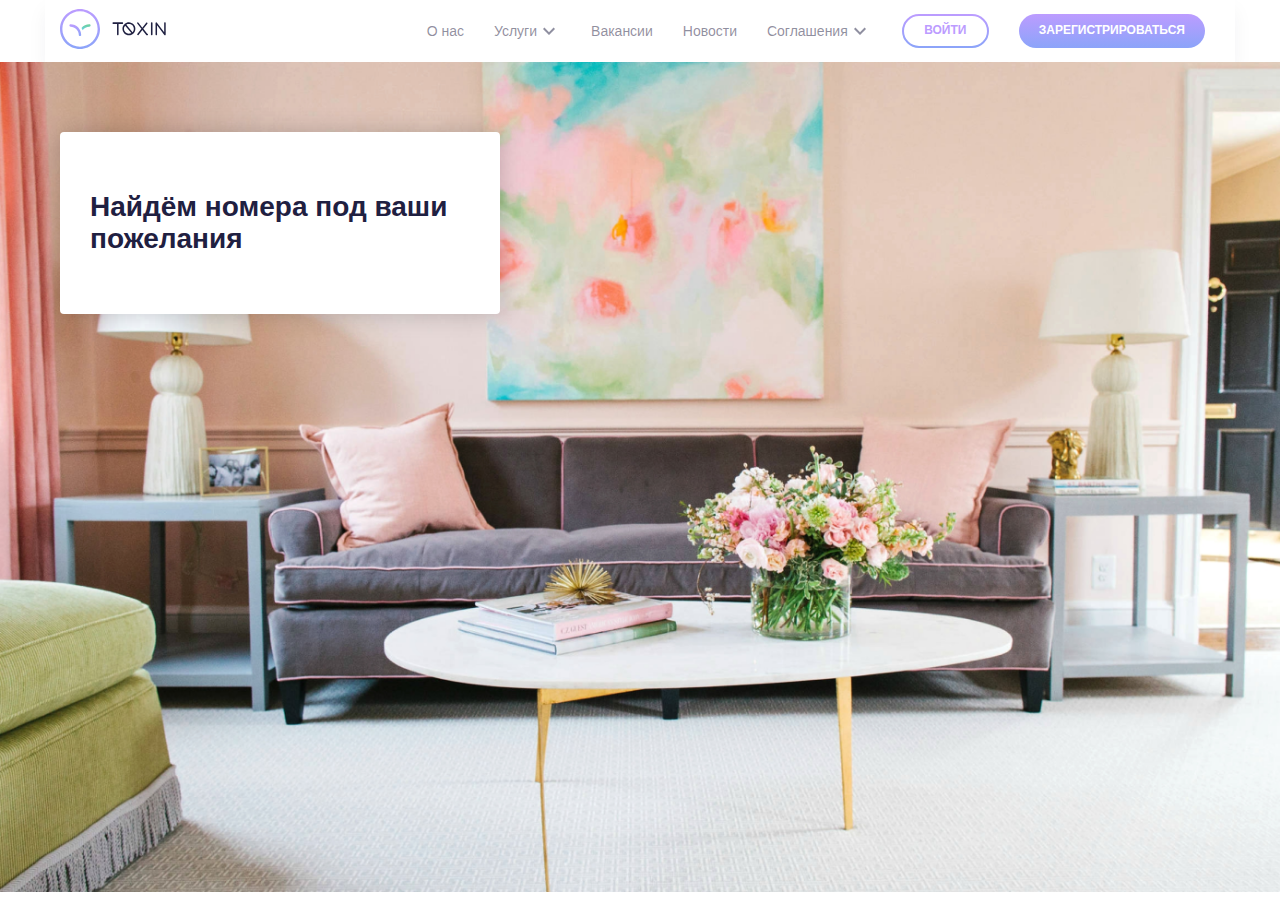
<file: MetaLamp/src/index.html>
<!DOCTYPE html>
<html lang="en">
  <head>
    <title></title>
    <style>
      /*! normalize.css v8.0.1 | MIT License | github.com/necolas/normalize.css */html{line-height:1.15;-webkit-text-size-adjust:100%}body{margin:0}main{display:block}h1{font-size:2em;margin:.67em 0}hr{box-sizing:content-box;height:0;overflow:visible}pre{font-family:monospace,monospace;font-size:1em}a{background-color:transparent}abbr[title]{border-bottom:none;text-decoration:underline;text-decoration:underline dotted}b,strong{font-weight:bolder}code,kbd,samp{font-family:monospace,monospace;font-size:1em}small{font-size:80%}sub,sup{font-size:75%;line-height:0;position:relative;vertical-align:baseline}sub{bottom:-.25em}sup{top:-.5em}img{border-style:none}button,input,optgroup,select,textarea{font-family:inherit;font-size:100%;line-height:1.15;margin:0}button,input{overflow:visible}button,select{text-transform:none}[type=button],[type=reset],[type=submit],button{-webkit-appearance:button}[type=button]::-moz-focus-inner,[type=reset]::-moz-focus-inner,[type=submit]::-moz-focus-inner,button::-moz-focus-inner{border-style:none;padding:0}[type=button]:-moz-focusring,[type=reset]:-moz-focusring,[type=submit]:-moz-focusring,button:-moz-focusring{outline:1px dotted ButtonText}fieldset{padding:.35em .75em .625em}legend{box-sizing:border-box;color:inherit;display:table;max-width:100%;padding:0;white-space:normal}progress{vertical-align:baseline}textarea{overflow:auto}[type=checkbox],[type=radio]{box-sizing:border-box;padding:0}[type=number]::-webkit-inner-spin-button,[type=number]::-webkit-outer-spin-button{height:auto}[type=search]{-webkit-appearance:textfield;outline-offset:-2px}[type=search]::-webkit-search-decoration{-webkit-appearance:none}::-webkit-file-upload-button{-webkit-appearance:button;font:inherit}details{display:block}summary{display:list-item}template{display:none}[hidden]{display:none}
/*# sourceMappingURL=normalize.min.css.map */@import url("https://fonts.googleapis.com/css2?family=Montserrat:wght@400;700&display=swap");
html {
  font-size: 10px;
}

body {
  background-color: #FFFFFF;
  font-size: 14px;
  font-family: 'Montserrat', sans-serif;
}

.header {
  display: -webkit-box;
  display: -ms-flexbox;
  display: flex;
  -webkit-box-pack: justify;
      -ms-flex-pack: justify;
          justify-content: space-between;
  -webkit-box-align: center;
      -ms-flex-align: center;
          align-items: center;
  max-width: 116rem;
  margin: 0 auto;
  padding-left: 1.5rem;
  padding-right: 1.5rem;
  -webkit-box-shadow: 0px 10px 20px rgba(31, 32, 65, 0.05);
          box-shadow: 0px 10px 20px rgba(31, 32, 65, 0.05);
}

.nav {
  display: -webkit-box;
  display: -ms-flexbox;
  display: flex;
  -webkit-box-align: center;
      -ms-flex-align: center;
          align-items: center;
  list-style: none;
  padding-left: 0;
}

.nav--item {
  margin: 0 1.5rem;
  display: -webkit-box;
  display: -ms-flexbox;
  display: flex;
  -webkit-box-align: center;
      -ms-flex-align: center;
          align-items: center;
}

.nav--item.expand::after {
  content: "";
  width: 2.4rem;
  height: 2.1rem;
  background-image: url(img/expand.svg);
  background-size: initial;
  background-repeat: no-repeat;
  background-position: center center;
}

.nav--link {
  text-decoration: none;
  color: rgba(31, 32, 65, 0.5);
}

.nav--btn {
  background: -webkit-gradient(linear, left top, left bottom, from(#BC9CFF), to(#8BA4F9));
  background: linear-gradient(180deg, #BC9CFF 0%, #8BA4F9 100%);
  border: none;
  border-radius: 10rem;
  font-size: 12px;
  font-weight: bold;
  font-family: 'Montserrat', sans-serif;
  color: #FFFFFF;
  padding: 1rem 2rem;
}

.nav--btn.active {
  background: #FFFFFF;
  color: #BC9CFF;
  position: relative;
  width: 8.7rem;
}

.nav--btn.active::after {
  content: '';
  display: block;
  width: 100%;
  height: 3.4rem;
  background-color: transparent;
  background-image: url(img/border_login.svg);
  background-repeat: no-repeat;
  background-size: cover;
  position: absolute;
  top: 0;
  left: 0;
  right: 0;
}

.banner {
  display: -webkit-box;
  display: -ms-flexbox;
  display: flex;
  -webkit-box-pack: center;
      -ms-flex-pack: center;
          justify-content: center;
  background-image: url(img/banner.png);
  background-repeat: no-repeat;
  background-position: center;
  background-size: cover;
  height: 83rem;
  max-height: 83rem;
}

.banner--UI-field {
  display: -webkit-box;
  display: -ms-flexbox;
  display: flex;
  width: 116rem;
  height: 83rem;
  padding-left: 1.5rem;
  padding-right: 1.5rem;
}

.banner--UI-field .form-area {
  width: 38rem;
  background-color: #FFFFFF;
  -ms-flex-item-align: start;
      align-self: flex-start;
  padding: 4rem 3rem;
  margin-top: 7rem;
  margin-left: 0;
  color: #1F2041;
  -webkit-box-shadow: 0px 0px 25px rgba(0, 0, 0, 0.2);
          box-shadow: 0px 0px 25px rgba(0, 0, 0, 0.2);
  border-radius: .4rem;
}

.banner--UI-field .form-areah1 {
  font-weight: 700;
  font-size: 2.4rem;
  line-height: 2.9rem;
}
/*# sourceMappingURL=style.css.map */
    </style>
  </head>
  <body>
    <header> 
      <div class="header"><a href="#"><img src="img/logo.svg" alt="logo"></a>
        <nav>
          <ul class="nav"> 
            <li class="nav--item"> <a class="nav--link" href="#">О нас</a></li>
            <li class="nav--item expand"> <a class="nav--link" href="#">Услуги </a></li>
            <li class="nav--item"> <a class="nav--link" href="#">Вакансии</a></li>
            <li class="nav--item"> <a class="nav--link" href="#">Новости</a></li>
            <li class="nav--item expand"> <a class="nav--link" href="#"> Соглашения</a></li>
            <div class="nav login-status">
              <li class="nav--item"> 
                <button class="nav--btn active">ВОЙТИ</button>
              </li>
              <li class="nav--item"> 
                <button class="nav--btn">ЗАРЕГИСТРИРОВАТЬСЯ</button>
              </li>
            </div>
          </ul>
        </nav>
      </div>
    </header>
    <section>
      <div class="banner">
        <div class="banner--UI-field"> 
          <div class="form-area">
            <h1>Найдём номера под ваши пожелания</h1>
          </div>
        </div>
      </div>
    </section>
    <footer> 
      <div class="footer"></div>
    </footer>
  </body>
</html>
</file>
